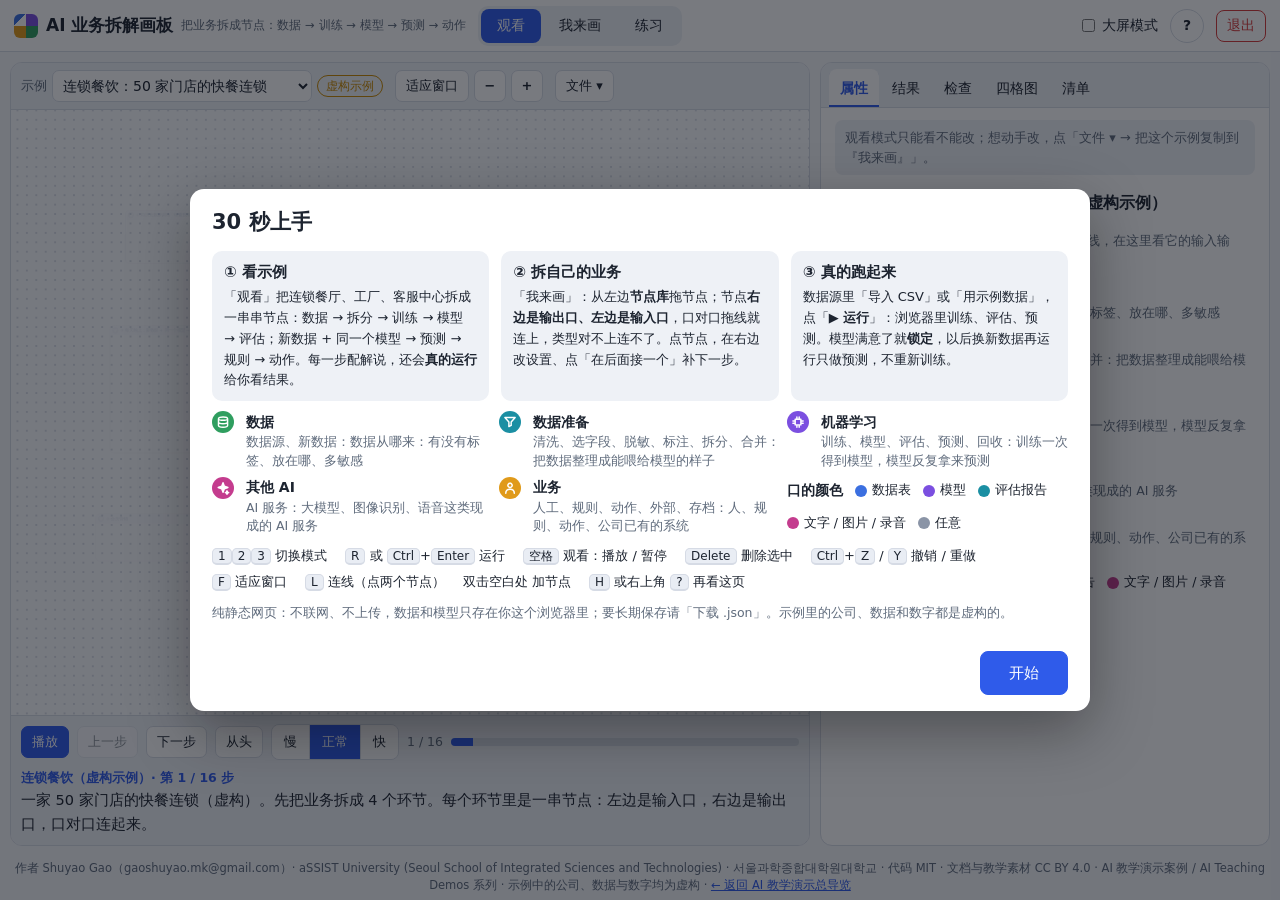
<file: index.html>
<!doctype html>
<html lang="zh-CN">
<head>
<meta charset="utf-8">
<meta name="viewport" content="width=device-width, initial-scale=1">
<title>AI 业务拆解画板</title>
<!-- 仓库根目录的入口：GitHub Pages 和解压后双击本文件（file://）都会跳到 play/index.html。 -->
<meta http-equiv="refresh" content="0; url=play/index.html">
<link rel="canonical" href="play/index.html">
<style>
  body { margin: 0; padding: 24px 16px; background: #f3f5f9; color: #1d2430; font-family: "Microsoft YaHei", "PingFang SC", system-ui, sans-serif; line-height: 1.7; }
  a { color: #2f5bea; }
  @media (prefers-color-scheme: dark) { body { background: #11141b; color: #e8ecf4; } a { color: #8fb0ff; } }
</style>
</head>
<body>
<p>正在打开 AI 业务拆解画板……</p>
<p>没有自动跳转的话，点这里：<a href="play/index.html">打开 AI 业务拆解画板（play/index.html）</a></p>
</body>
</html>
</file>
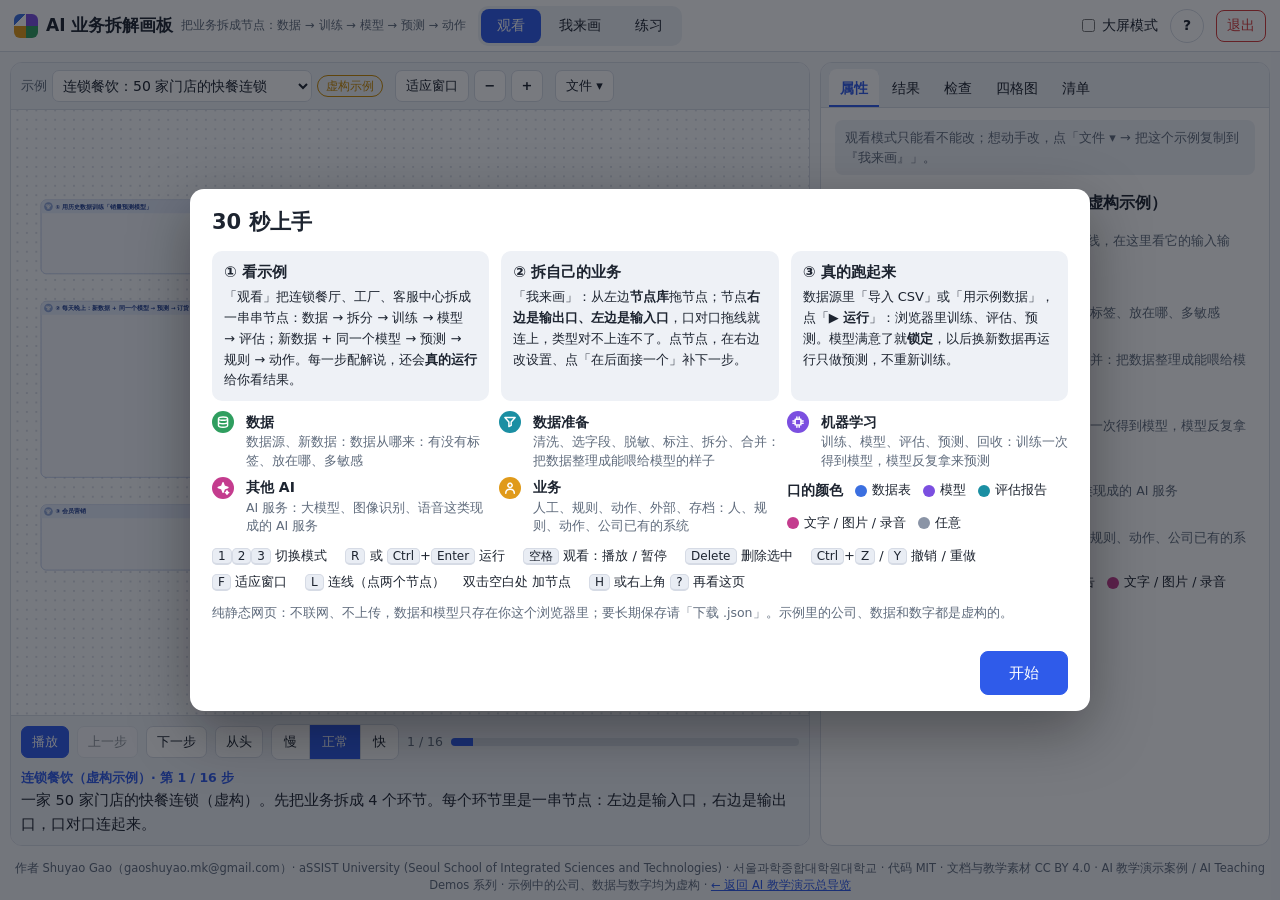
<file: play/index.html>
<!DOCTYPE html>
<html lang="zh-CN">
<head>
<meta charset="utf-8">
<meta name="viewport" content="width=device-width, initial-scale=1, viewport-fit=cover">
<meta name="color-scheme" content="light dark">
<title>AI 业务拆解画板</title>
<script>
  /* 收集所有 JS 报错（包括 <script> 加载失败），给自检用。 */
  window.__errors = [];
  window.addEventListener("error", function (e) {
    var t = e.target;
    if (t && t !== window && (t.src || t.href)) window.__errors.push("load failed: " + (t.src || t.href));
    else window.__errors.push(String(e.message || e.error || e));
  }, true);
  window.addEventListener("unhandledrejection", function (e) { window.__errors.push("promise: " + e.reason); });
</script>
<link rel="stylesheet" href="css/app.css">
<link rel="stylesheet" href="css/mobile.css">
</head>
<body class="m-draw">

<!-- ===================== 顶栏 ===================== -->
<header id="topbar">
  <div class="brand"><span class="logo" aria-hidden="true"></span><span id="app-name">AI 业务拆解画板</span><small id="app-tagline">把业务拆成节点：数据 → 训练 → 模型 → 预测 → 动作</small></div>
  <nav id="modes" role="tablist" aria-label="模式">
    <button data-mode="watch" role="tab" title="示例业务一步步拆开、真的运行，每步配一句解说（快捷键 1）">观看</button>
    <button data-mode="draw" role="tab" title="自己画：从左边拖节点、口对口连线、导入数据运行（快捷键 2）">我来画</button>
    <button data-mode="practice" role="tab" title="按任务清单练习，做完自动打勾（快捷键 3）">练习</button>
  </nav>
  <span class="spacer"></span>
  <label class="switch" title="把画布放大、右栏变窄，适合投影（快捷键 B）"><input type="checkbox" id="bigscreen"> 大屏模式</label>
  <button id="help-btn" class="icon" title="操作说明（H）" aria-label="操作说明">?</button>
  <button id="exit-btn" class="exit" title="停止所有动画并关闭页面">退出</button>
  <button id="menu-btn" type="button" aria-label="菜单" aria-expanded="false" aria-controls="menu">☰</button>
  <div id="menu" role="menu" hidden>
    <button role="menuitem" type="button" data-panel="run">运行结果</button>
    <button role="menuitem" type="button" data-panel="check">检查</button>
    <button role="menuitem" type="button" data-panel="quad">四格图</button>
    <button role="menuitem" type="button" data-panel="list">Markdown 清单</button>
    <button role="menuitem" type="button" data-panel="tasks" class="only-practice">练习任务</button>
    <div class="sep"></div>
    <button role="menuitem" type="button" data-cmd="new" class="only-draw">新建空白蓝图</button>
    <button role="menuitem" type="button" data-cmd="open" class="not-watch">打开 .json</button>
    <button role="menuitem" type="button" data-cmd="save-json" class="not-watch">下载 .json</button>
    <button role="menuitem" type="button" data-cmd="png">导出 PNG</button>
    <button role="menuitem" type="button" data-cmd="md">导出 Markdown 清单</button>
    <button role="menuitem" type="button" data-cmd="copy-sample" class="only-watch">把这个示例复制到「我来画」</button>
    <button role="menuitem" type="button" data-cmd="fit">适应窗口</button>
    <div class="sep"></div>
    <button role="menuitem" type="button" data-cmd="help">操作说明</button>
    <button role="menuitem" type="button" data-cmd="exit">退出</button>
  </div>
</header>

<!-- ===================== 主区 ===================== -->
<main id="layout">
  <section id="leftcol">
    <div id="toolbar">
      <span class="grp" id="grp-doc">
        <select id="doc-select" aria-label="选择蓝图" title="存在这个浏览器里的蓝图"></select>
        <button class="mini" id="btn-new" title="新建空白蓝图">新建</button>
        <button class="mini" id="btn-del-doc" title="删除这份蓝图（可先下载 .json 备份）">删除蓝图</button>
      </span>
      <span class="grp" id="grp-sample">
        <label for="sample-select">示例</label>
        <select id="sample-select" aria-label="示例业务"></select>
        <span class="fict">虚构示例</span>
      </span>
      <span class="grp" id="grp-run">
        <button class="mini primary" id="btn-run" data-cmd="run" title="按连线顺序真的算一遍：读数据、训练、评估、预测（快捷键 R）">▶ 运行</button>
      </span>
      <span class="grp" id="grp-edit">
        <button class="mini" id="btn-connect" title="连线：先点起点节点，再点终点节点，自动挑口（电脑上直接从右边的输出口拖到左边的输入口更快）">连线</button>
        <button class="mini" id="btn-undo" title="撤销（Ctrl+Z）">撤销</button>
        <button class="mini" id="btn-redo" title="重做（Ctrl+Y）">重做</button>
        <button class="mini" id="btn-del" title="删除选中的节点或连线（Delete）">删除</button>
      </span>
      <span class="grp" id="grp-view">
        <button class="mini" id="btn-fit" title="适应窗口（F）">适应窗口</button>
        <button class="mini sq" id="btn-zoom-out" title="缩小" aria-label="缩小">−</button>
        <button class="mini sq" id="btn-zoom-in" title="放大" aria-label="放大">+</button>
        <label class="switch sm" title="拖动时吸附网格并对齐别的节点"><input type="checkbox" id="ck-snap" checked> 吸附</label>
      </span>
      <span class="grp dd" id="grp-file">
        <button class="mini" id="btn-file" aria-haspopup="true">文件 ▾</button>
        <span class="ddmenu" role="menu">
          <button type="button" data-cmd="open" class="not-watch">打开 .json</button>
          <button type="button" data-cmd="save-json" class="not-watch">下载 .json</button>
          <div class="sep not-watch"></div>
          <button type="button" data-cmd="png">导出 PNG</button>
          <button type="button" data-cmd="md">导出 Markdown 清单</button>
          <div class="sep only-watch"></div>
          <button type="button" data-cmd="copy-sample" class="only-watch">把这个示例复制到「我来画」</button>
        </span>
      </span>
    </div>

    <div id="work">
      <aside id="palette" aria-label="节点库">
        <div class="palhead"><b>节点库</b><span class="hint">点一下或拖到画布上</span><button type="button" id="pal-close" aria-label="关闭节点库">返回画布</button></div>
        <div id="palette-list"></div>
      </aside>
      <div id="stage-wrap">
        <svg id="canvas" tabindex="0" aria-label="业务节点图画布"><g id="world"></g></svg>
        <div id="zoom-badge">100%</div>
        <div id="connect-hint" hidden></div>
        <div class="empty-hint"><b>从左边的节点库拖一个「数据源」进来</b><span>右边的圆点是输出口，左边的是输入口：从输出口拖到输入口就连上了。拖到空白处松手，会问你接一个什么节点。</span></div>
      </div>
    </div>

    <div id="dock">
      <div class="dockpane" id="dock-watch">
        <div class="playctl">
          <button class="mini primary" id="pl-play">播放</button>
          <button class="mini" id="pl-prev">上一步</button>
          <button class="mini" id="pl-next">下一步</button>
          <button class="mini" id="pl-restart">从头</button>
          <span class="seg" id="pl-speed" role="group" aria-label="速度">
            <button data-speed="slow">慢</button><button data-speed="normal" class="on">正常</button><button data-speed="fast">快</button>
          </span>
          <span id="pl-count" class="hint">0 / 0</span>
          <span class="prog"><span id="pl-bar"></span></span>
        </div>
        <div id="watch-say" aria-live="polite"></div>
      </div>
      <div class="dockpane" id="dock-draw">
        <p class="howto"><b>怎么画：</b>从左边拖节点到画布（拖到线上 = 插进中间）；从节点右边的输出口拖到下一个节点左边的输入口 = 连线，拖到空白处 = 选一个节点接上；点节点在右边改设置、「在后面接一个」；数据源里导入 CSV，点「▶ 运行」真的训练和预测。</p>
      </div>
    </div>
  </section>

  <section id="rightcol">
    <div id="ptabs" role="tablist">
      <button data-tab="tasks" class="only-practice">任务 <span id="task-badge"></span></button>
      <button data-tab="props">属性</button>
      <button data-tab="run">结果 <span id="run-badge"></span></button>
      <button data-tab="check">检查 <span id="risk-badge"></span></button>
      <button data-tab="quad">四格图</button>
      <button data-tab="list">清单</button>
    </div>
    <div id="panel-body"></div>
    <button id="panel-close" type="button">返回画布</button>
  </section>
</main>

<!-- 拖线到空白处 / 双击空白处：接一个什么节点 -->
<div id="quick" role="dialog" aria-label="加一个节点" hidden></div>

<!-- 手机底部大按钮 -->
<div id="mob-bar">
  <button class="mbtn primary" id="mb-add" type="button"><b>＋</b><span>加节点</span></button>
  <button class="mbtn" id="mb-connect" type="button"><b>↗</b><span>连线</span></button>
  <button class="mbtn" id="mb-run" type="button"><b>▶</b><span>运行</span></button>
  <button class="mbtn" id="mb-props" type="button"><b>✎</b><span>属性</span></button>
  <button class="mbtn" id="mb-del" type="button"><b>✕</b><span>删除</span></button>
  <button class="mbtn" id="mb-undo" type="button"><b>↶</b><span>撤销</span></button>
</div>

<footer id="foot"></footer>

<!-- 操作说明 -->
<div id="help" class="modal" hidden>
  <div class="modal-box" role="dialog" aria-labelledby="help-title">
    <div class="help-body">
      <h2 id="help-title">30 秒上手</h2>
      <div class="help-cards">
        <div class="hc"><h3>① 看示例</h3><p>「观看」把连锁餐厅、工厂、客服中心拆成一串串节点：数据 → 拆分 → 训练 → 模型 → 评估；新数据 + 同一个模型 → 预测 → 规则 → 动作。每一步配解说，还会<b>真的运行</b>给你看结果。</p></div>
        <div class="hc"><h3>② 拆自己的业务</h3><p>「我来画」：从左边<b>节点库</b>拖节点；节点<b>右边是输出口、左边是输入口</b>，口对口拖线就连上，类型对不上连不了。点节点，在右边改设置、点「在后面接一个」补下一步。</p></div>
        <div class="hc"><h3>③ 真的跑起来</h3><p>数据源里「导入 CSV」或「用示例数据」，点「<b>▶ 运行</b>」：浏览器里训练、评估、预测。模型满意了就<b>锁定</b>，以后换新数据再运行只做预测，不重新训练。</p></div>
      </div>
      <div class="legend" id="help-legend"></div>
      <div class="keys-list help-kbd">
        <span><kbd>1</kbd><kbd>2</kbd><kbd>3</kbd> 切换模式</span><span><kbd>R</kbd> 或 <kbd>Ctrl</kbd>+<kbd>Enter</kbd> 运行</span><span><kbd>空格</kbd> 观看：播放 / 暂停</span>
        <span><kbd>Delete</kbd> 删除选中</span><span><kbd>Ctrl</kbd>+<kbd>Z</kbd> / <kbd>Y</kbd> 撤销 / 重做</span><span><kbd>F</kbd> 适应窗口</span>
        <span><kbd>L</kbd> 连线（点两个节点）</span><span>双击空白处 加节点</span><span><kbd>H</kbd> 或右上角 <kbd>?</kbd> 再看这页</span>
      </div>
      <p class="help-touch-text"><b>触屏：</b>底部「加节点」打开节点库；按住输出口拖到下一个节点就连上（拖不准就点「连线」再先后点两个节点）；单指拖空白处平移，双指缩放；右上角 ☰ 里有结果、检查、四格图、清单和文件操作。</p>
      <p class="help-foot">纯静态网页：不联网、不上传，数据和模型只存在你这个浏览器里；要长期保存请「下载 .json」。示例里的公司、数据和数字都是虚构的。</p>
    </div>
    <div class="help-actions"><button id="help-close" class="primary big-btn">开始</button></div>
  </div>
</div>

<div id="rotate-hint" role="status" hidden><div><b>竖屏体验更佳</b><p>把手机竖过来：上面是画布，下面是大按钮。</p><button id="rot-ok" type="button">仍然横屏继续</button></div></div>
<div id="exited" hidden><div><b>已停止</b><p>所有动画都停了，可以直接关闭这个标签页。</p><button type="button" onclick="location.reload()">重新打开</button></div></div>
<div id="toast" role="status"></div>
<input type="file" id="file-open" accept=".json,application/json" hidden>
<input type="file" id="file-any" hidden>

<script src="js/credits.js"></script>
<script src="js/config.js"></script>
<script src="js/model.js"></script>
<script src="js/ml.js"></script>
<script src="js/datasets.js"></script>
<script src="js/engine.js"></script>
<script src="js/analysis.js"></script>
<script src="js/render.js"></script>
<script src="js/samples.js"></script>
<script src="js/store.js"></script>
<script src="js/canvas.js"></script>
<script src="js/panels.js"></script>
<script src="js/watch.js"></script>
<script src="js/practice.js"></script>
<script src="js/selftest.js"></script>
<script src="js/app.js"></script>
</body>
</html>
</file>
<file: play/css/app.css>
/* ============================================================================
   AI 业务拆解画板：电脑端两栏布局（左：工具条 + 画布 + 操作区；右：任务 / 属性 / 统计 / 四格图 / 清单）。
   深色模式跟随系统（prefers-color-scheme）。手机竖屏样式在 mobile.css。
   ============================================================================ */
:root {
  --bg: #f3f5f9; --panel: #ffffff; --panel2: #eef1f6; --line: #d6dbe5; --ink: #1d2430; --muted: #5f6b7c;
  --accent: #2f5bea; --accent-ink: #ffffff; --accent2: #ffb020; --danger: #d63b3b; --ok: #2f9e5f; --warn: #c98a00;
  --stage: #fbfcfe; --dot: #d9dee8; --kbd: #e9edf4;
  --c-stage: #3b6fe0; --c-human: #e09a1a; --c-ai: #7b4fe0; --c-data: #2f9e5f; --c-ext: #7a8494;
  --q-now: #2f9e5f; --q-plan: #3b6fe0; --q-easy: #8a94a6; --q-skip: #d63b3b;
  --top-h: 52px;
}
@media (prefers-color-scheme: dark) {
  :root {
    --bg: #0f1218; --panel: #171b24; --panel2: #1e2330; --line: #2c3341; --ink: #e8ecf4; --muted: #a3adbf;
    --accent: #5b86ff; --accent-ink: #ffffff; --accent2: #ffc24d; --danger: #ff6b6b; --ok: #3cb371; --warn: #ffc61a;
    --stage: #141821; --dot: #262c39; --kbd: #262c39;
    --c-stage: #6a93ff; --c-human: #e8a83a; --c-ai: #a07cff; --c-data: #45c27b; --c-ext: #8d97a8;
    --q-now: #3cb371; --q-plan: #5b86ff; --q-easy: #7d879a; --q-skip: #ff5b5b;
  }
}
* { box-sizing: border-box; }
html, body { height: 100%; margin: 0; }
body { background: var(--bg); color: var(--ink); font: 14px/1.5 "Microsoft YaHei", "PingFang SC", "Noto Sans CJK SC", "Hiragino Sans GB", system-ui, sans-serif;
  display: flex; flex-direction: column; overflow: hidden; }
button, select, input, textarea { font: inherit; color: inherit; }
button { cursor: pointer; border: 1px solid var(--line); background: var(--panel); border-radius: 8px; padding: 4px 10px; min-height: 32px; }
button:hover:not(:disabled) { border-color: var(--accent); }
button:disabled { opacity: .45; cursor: default; }
button.primary { background: var(--accent); color: var(--accent-ink); border-color: var(--accent); }
button.on { background: var(--accent); color: var(--accent-ink); border-color: var(--accent); }
button.mini { padding: 3px 10px; font-size: 13px; border-radius: 7px; white-space: nowrap; }
button.sq { width: 32px; padding: 0; font-weight: bold; }
button.danger-o { color: var(--danger); border-color: var(--danger); }
select { border: 1px solid var(--line); background: var(--panel); border-radius: 7px; padding: 4px 6px; min-height: 32px; max-width: 100%; }
textarea, input[type=text] { border: 1px solid var(--line); background: var(--panel); border-radius: 8px; padding: 6px 8px; width: 100%; }
textarea { resize: vertical; min-height: 54px; }
input:focus, textarea:focus, select:focus { outline: 2px solid var(--accent); outline-offset: -1px; }
a { color: var(--accent); }
.spacer { flex: 1; }
.hint { color: var(--muted); font-size: 12.5px; }
.pad { padding: 14px; }
kbd { background: var(--kbd); border: 1px solid var(--line); border-bottom-width: 2px; border-radius: 5px; padding: 0 5px; font-size: 12px; font-family: inherit; }
.ticon { flex: none; vertical-align: middle; }

/* ---------------- 顶栏 ---------------- */
#topbar { height: var(--top-h); flex: none; display: flex; align-items: center; gap: 12px; padding: 0 14px; background: var(--panel); border-bottom: 1px solid var(--line); position: relative; z-index: 40; }
.brand { display: flex; align-items: center; gap: 8px; white-space: nowrap; min-width: 0; }
.brand .logo { width: 24px; height: 24px; border-radius: 6px; flex: none; background:
  linear-gradient(135deg, var(--c-stage) 0 50%, transparent 50%) 0 0/12px 12px no-repeat, linear-gradient(var(--c-ai), var(--c-ai)) 12px 0/12px 12px no-repeat,
  linear-gradient(var(--c-human), var(--c-human)) 0 12px/12px 12px no-repeat, linear-gradient(var(--c-data), var(--c-data)) 12px 12px/12px 12px no-repeat; }
.brand #app-name { font-weight: bold; font-size: 17px; }
.brand small { color: var(--muted); overflow: hidden; text-overflow: ellipsis; }
#modes { display: flex; gap: 2px; padding: 3px; background: var(--panel2); border-radius: 10px; flex: none; }
#modes button { border: none; background: transparent; padding: 5px 16px; border-radius: 8px; min-height: 34px; }
#modes button.on { background: var(--accent); color: var(--accent-ink); }
.switch { display: inline-flex; align-items: center; gap: 4px; white-space: nowrap; cursor: pointer; }
.switch.sm { font-size: 13px; color: var(--muted); }
#help-btn.icon { width: 34px; height: 34px; padding: 0; border-radius: 50%; font-weight: bold; }
#exit-btn.exit { border-color: var(--danger); color: var(--danger); }
#menu-btn, #menu, #mob-bar, #panel-close, #rotate-hint, .help-touch-text { display: none; }

/* 按模式显示 / 隐藏 */
body.m-watch .not-watch, body:not(.m-watch) .only-watch, body:not(.m-practice) .only-practice, body:not(.m-draw) .only-draw { display: none !important; }
body.m-watch #grp-doc, body.m-watch #grp-edit, body.m-watch #grp-run, body.m-watch #ck-snap, body.m-watch .switch.sm { display: none !important; }
body:not(.m-watch) #grp-sample { display: none; }
body.m-practice #grp-doc { display: none; }

/* ---------------- 主区 ---------------- */
#layout { flex: 1; min-height: 0; display: grid; grid-template-columns: minmax(0, 64fr) minmax(320px, 36fr); gap: 10px; padding: 10px; }
body.bigscreen #layout { grid-template-columns: minmax(0, 78fr) minmax(300px, 22fr); }
#leftcol, #rightcol { min-width: 0; min-height: 0; display: flex; flex-direction: column; background: var(--panel); border: 1px solid var(--line); border-radius: 12px; overflow: hidden; }

#toolbar { display: flex; flex-wrap: wrap; align-items: center; gap: 6px 12px; padding: 7px 10px; border-bottom: 1px solid var(--line); background: var(--panel2); }
#toolbar .grp { display: inline-flex; align-items: center; gap: 5px; flex-wrap: wrap; }
#toolbar label { color: var(--muted); font-size: 13px; }
#doc-select { max-width: 190px; }
#sample-select { max-width: 260px; }
.fict { font-size: 12px; color: var(--warn); border: 1px solid var(--warn); border-radius: 999px; padding: 1px 8px; white-space: nowrap; }
.addbtn { display: inline-flex; align-items: center; gap: 4px; padding-left: 6px; touch-action: none; user-select: none; -webkit-user-select: none; }
.drag-ghost { position: fixed; z-index: 100; pointer-events: none; transform: translate(-50%, -50%); background: var(--panel); border: 2px solid var(--accent); border-radius: 10px; padding: 6px 10px; display: flex; gap: 6px; align-items: center; box-shadow: 0 8px 24px rgba(0,0,0,.25); font-weight: bold; }
.dd { position: relative; }
.dd .ddmenu { display: none; position: absolute; right: 0; top: 100%; z-index: 30; min-width: 230px; background: var(--panel); border: 1px solid var(--line); border-radius: 10px; padding: 4px; box-shadow: 0 8px 24px rgba(0,0,0,.18); }
.dd.open .ddmenu { display: block; }
.ddmenu button { display: flex; align-items: center; gap: 8px; width: 100%; text-align: left; border: none; background: transparent; padding: 8px 10px; border-radius: 7px; min-height: 40px; }
.ddmenu button:hover { background: var(--panel2); }
.ddmenu .sep, #menu .sep { height: 1px; background: var(--line); margin: 4px 0; }

#stage-wrap { flex: 1; min-height: 0; position: relative; overflow: hidden; background-color: var(--stage);
  background-image: radial-gradient(var(--dot) 1.2px, transparent 1.2px); background-size: 24px 24px; touch-action: none; user-select: none; -webkit-user-select: none; }
#canvas { width: 100%; height: 100%; display: block; outline: none; touch-action: none; }
#stage-wrap.panning #canvas { cursor: grabbing; }
#canvas .nd { cursor: pointer; }
body.m-draw #canvas .nd, body.m-practice #canvas .nd { cursor: grab; }
#canvas .hdl { cursor: crosshair; }
#canvas .tog { cursor: pointer; }
#canvas line { pointer-events: none; }
#canvas .ed { cursor: pointer; }
#canvas .nd:hover .box { filter: brightness(1.04); }
#canvas .nd.cfrom .box { stroke-width: 4; stroke-dasharray: 6 3; }
@keyframes pop { from { opacity: 0; transform: scale(.7); } to { opacity: 1; transform: scale(1); } }
#canvas .nd.pop { animation: pop .35s ease-out; transform-box: fill-box; transform-origin: center; }
@keyframes fadein { from { opacity: 0; } to { opacity: 1; } }
#canvas .ed.pop { animation: fadein .5s ease-out; }
@keyframes flash { 0%, 100% { opacity: 1; } 25%, 75% { opacity: .25; } }
#canvas .nd.flash { animation: flash .6s ease-in-out 3; }
#zoom-badge { position: absolute; right: 10px; bottom: 8px; font-size: 12px; color: var(--muted); background: var(--panel); border: 1px solid var(--line); border-radius: 6px; padding: 1px 7px; pointer-events: none; }
#connect-hint { position: absolute; left: 50%; top: 10px; transform: translateX(-50%); background: var(--accent2); color: #1d2430; font-weight: bold; border-radius: 999px; padding: 5px 14px; box-shadow: 0 4px 14px rgba(0,0,0,.2); pointer-events: none; white-space: nowrap; }
#connect-hint[hidden] { display: none; }
.empty-hint { display: none; position: absolute; left: 50%; top: 45%; transform: translate(-50%, -50%); width: min(440px, 86%); text-align: center; color: var(--muted); line-height: 1.8; pointer-events: none; }
.empty-hint b { display: block; color: var(--ink); font-size: 15px; margin-bottom: 4px; }
#stage-wrap.empty .empty-hint { display: block; }
#watch-caption { display: none; position: absolute; left: 10px; right: 10px; bottom: 10px; background: var(--panel); border: 1px solid var(--line); border-left: 4px solid var(--accent); border-radius: 8px; padding: 8px 12px; box-shadow: 0 4px 16px rgba(0,0,0,.12); }
#watch-caption b { display: block; margin-bottom: 2px; }
body.m-watch #watch-caption:not(:empty) { display: block; }

/* ---------------- 操作区 ---------------- */
#dock { flex: none; border-top: 1px solid var(--line); background: var(--panel2); padding: 8px 10px; }
.dockpane { display: none; }
body.m-watch #dock-watch, body.m-draw #dock-draw, body.m-practice #dock-draw { display: block; }
.playctl { display: flex; align-items: center; gap: 8px; flex-wrap: wrap; }
.seg, .segbtn { display: inline-flex; border: 1px solid var(--line); border-radius: 8px; overflow: hidden; flex-wrap: wrap; }
.seg button, .segbtn button { border: none; border-radius: 0; background: var(--panel); padding: 3px 12px; font-size: 13px; min-height: 34px; }
.seg button + button, .segbtn button + button { border-left: 1px solid var(--line); }
.seg button.on, .segbtn button.on { background: var(--accent); color: var(--accent-ink); }
.segbtn.level button.on[data-v=secret], .segbtn.level button.on[data-v=sensitive] { background: var(--danger); }
.segbtn.loc button.on[data-v=public] { background: #e0761a; }
.segbtn.loc button.on[data-v=local] { background: var(--ok); }
.prog { flex: 1; min-width: 80px; height: 8px; background: var(--line); border-radius: 4px; overflow: hidden; }
#pl-bar { display: block; height: 100%; width: 0; background: var(--accent); transition: width .25s; }
.howto { margin: 0; font-size: 12.5px; color: var(--muted); line-height: 1.6; }

/* ---------------- 右栏 ---------------- */
#ptabs { display: flex; gap: 2px; padding: 6px 8px 0; border-bottom: 1px solid var(--line); background: var(--panel2); flex: none; overflow-x: auto; }
#ptabs button { border: none; border-radius: 8px 8px 0 0; background: transparent; padding: 6px 11px; min-height: 38px; white-space: nowrap; }
#ptabs button.on { background: var(--panel); color: var(--accent); font-weight: bold; box-shadow: 0 -2px 0 var(--accent) inset; }
.badge { display: inline-block; min-width: 18px; border-radius: 9px; padding: 0 5px; font-size: 11px; line-height: 18px; text-align: center; color: #fff; background: var(--muted); }
.badge.red { background: var(--danger); }
.badge.ok { background: var(--ok); }
#panel-body { flex: 1; min-height: 0; overflow: auto; padding: 12px 14px 20px; }

.props .ptype { display: flex; align-items: center; gap: 8px; flex-wrap: wrap; margin-bottom: 10px; }
.props .ptype b { font-size: 16px; }
.props .ptype .hint { flex-basis: 100%; }
.props .note { background: var(--panel2); border-radius: 8px; padding: 8px 10px; font-size: 13px; color: var(--muted); margin: 0 0 10px; }
.field { margin: 0 0 12px; }
.field > label { display: block; }
.flabel { display: block; font-weight: bold; font-size: 13px; margin-bottom: 4px; }
.fhelp { margin: 4px 0 0; font-size: 12px; color: var(--muted); line-height: 1.55; }
.field select { width: 100%; }
.aiinfo { background: var(--panel2); border-radius: 8px; padding: 6px 10px; margin-top: 6px; font-size: 13px; }
.aiinfo p { margin: 3px 0; }
.quadline { background: var(--panel2); border-radius: 8px; padding: 6px 10px; font-size: 13px; }
.quadline.q-now b { color: var(--q-now); } .quadline.q-plan b { color: var(--q-plan); } .quadline.q-easy b { color: var(--q-easy); } .quadline.q-skip b { color: var(--q-skip); }
.riskline { border-radius: 8px; padding: 6px 10px; font-size: 13px; margin: 0 0 10px; }
.riskline.red { background: rgba(224, 44, 44, .12); color: var(--danger); border-left: 4px solid var(--danger); }
.riskline.yellow { background: rgba(224, 168, 0, .14); color: var(--warn); border-left: 4px solid var(--warn); }
.row { display: flex; gap: 8px; flex-wrap: wrap; margin: 8px 0; }
.check { display: inline-flex; align-items: center; gap: 6px; font-weight: bold; cursor: pointer; min-height: 32px; }
.check input { width: 18px; height: 18px; }
.elist { list-style: none; padding: 0; margin: 0; }
.elist li { margin: 2px 0; }
.linkbtn { border: none; background: transparent; color: var(--accent); padding: 2px 0; min-height: 28px; text-align: left; }
.linkbtn:hover { text-decoration: underline; }
.eends { font-size: 15px; font-weight: bold; }
.legend { display: grid; gap: 6px; margin: 10px 0; }
.legend .lg { display: grid; grid-template-columns: 26px auto; column-gap: 8px; align-items: center; }
.legend .lg .hint { grid-column: 2; }

/* ---------------- 页脚、提示、说明 ---------------- */
#foot { flex: none; padding: 4px 14px 6px; font-size: 11.5px; color: var(--muted); text-align: center; line-height: 1.5; }
#toast { position: fixed; left: 50%; bottom: 60px; transform: translateX(-50%) translateY(20px); background: #222a38; color: #fff; padding: 8px 16px; border-radius: 10px; opacity: 0; pointer-events: none; transition: all .2s; z-index: 200; max-width: 90vw; text-align: center; }
#toast.on { opacity: 1; transform: translateX(-50%) translateY(0); }
.modal { position: fixed; inset: 0; z-index: 150; background: rgba(10, 14, 22, .55); display: flex; align-items: center; justify-content: center; padding: 16px; }
.modal[hidden] { display: none; }
.modal-box { background: var(--panel); border-radius: 14px; max-width: 900px; width: 100%; max-height: 92vh; display: flex; flex-direction: column; box-shadow: 0 20px 60px rgba(0,0,0,.35); }
.help-body { overflow: auto; padding: 18px 22px 6px; }
.help-body h2 { margin: 0 0 12px; }
.help-cards { display: grid; grid-template-columns: repeat(3, minmax(0, 1fr)); gap: 12px; }
.hc { background: var(--panel2); border-radius: 10px; padding: 10px 12px; }
.hc h3 { margin: 0 0 4px; font-size: 15px; }
.hc p { margin: 0; font-size: 13px; line-height: 1.6; }
#help-legend { grid-template-columns: repeat(auto-fit, minmax(240px, 1fr)); }
.keys-list { display: flex; flex-wrap: wrap; gap: 6px 18px; font-size: 13px; margin: 10px 0; }
.help-foot { font-size: 12.5px; color: var(--muted); }
.help-actions { padding: 10px 22px 16px; text-align: right; }
.big-btn { min-height: 44px; padding: 8px 28px; font-size: 15px; }
#exited, #rotate-hint { position: fixed; inset: 0; z-index: 300; background: var(--bg); align-items: center; justify-content: center; text-align: center; padding: 20px; }
#exited:not([hidden]) { display: flex; }
#exited b, #rotate-hint b { font-size: 20px; color: var(--accent); }
#exited button, #rotate-hint button { min-height: 44px; padding: 8px 18px; }

/* ---------------- 统计 / 四格图 / 清单 ---------------- */
.tiles { display: grid; grid-template-columns: repeat(3, minmax(0, 1fr)); gap: 8px; margin-bottom: 12px; }
.tile { background: var(--panel2); border-radius: 10px; padding: 8px 10px; display: flex; flex-direction: column; }
.tile b { font-size: 22px; line-height: 1.2; }
.tile span { font-size: 12px; color: var(--muted); }
.tile.bad { box-shadow: inset 4px 0 0 var(--danger); } .tile.bad b { color: var(--danger); }
.tile.warn { box-shadow: inset 4px 0 0 var(--warn); }
.tile.good { box-shadow: inset 4px 0 0 var(--ok); }
.sec { margin: 0 0 16px; }
.sec h4 { margin: 0 0 6px; font-size: 14px; }
.sec h4 small { font-weight: normal; color: var(--muted); }
.rowbtn { display: flex; width: 100%; gap: 8px; align-items: flex-start; text-align: left; border: none; border-radius: 8px; background: transparent; padding: 6px 8px; min-height: 40px; }
.rowbtn:hover { background: var(--panel2); }
.rowbtn small { color: var(--muted); }
.rowbtn.risk { border-left: 4px solid; margin-bottom: 4px; background: var(--panel2); }
.rowbtn.risk.red { border-color: var(--danger); } .rowbtn.risk.yellow { border-color: var(--warn); }
.rk { flex: none; width: 22px; height: 22px; border-radius: 50%; color: #fff; font-size: 12px; font-weight: bold; display: inline-flex; align-items: center; justify-content: center; }
.rk.red { background: var(--danger); } .rk.yellow { background: var(--warn); color: #1d2430; }
.rowbtn.stage { justify-content: space-between; align-items: center; border-bottom: 1px solid var(--line); border-radius: 0; }
.rowbtn.stage .sname { flex: none; max-width: 45%; font-weight: bold; color: var(--muted); }
.rowbtn.stage.yes .sname { color: var(--ink); }
.chips { display: flex; flex-wrap: wrap; gap: 4px; justify-content: flex-end; }
.chip { font-size: 11.5px; border-radius: 999px; padding: 1px 8px; background: color-mix(in srgb, var(--c-ai) 14%, transparent); color: var(--ink); border: 1px solid color-mix(in srgb, var(--c-ai) 45%, transparent); }
.bars { display: grid; gap: 3px; }
.bar { display: grid; grid-template-columns: 112px 1fr 26px; gap: 8px; align-items: center; font-size: 12.5px; }
.bar .bl { white-space: nowrap; overflow: hidden; text-overflow: ellipsis; }
.bar .bt { height: 12px; background: var(--panel2); border-radius: 0 4px 4px 0; }
.bar .bt i { display: block; height: 100%; background: var(--c-ai); border-radius: 0 4px 4px 0; min-width: 0; }
.bar .bt i.muted { background: var(--muted); }
.bar .bv { text-align: right; font-variant-numeric: tabular-nums; }
.bar.zero { color: var(--muted); }
.locs { display: flex; gap: 8px; flex-wrap: wrap; }
.locs span { background: var(--panel2); border-radius: 8px; padding: 4px 10px; border-left: 4px solid; }
.locs .loc-local { border-color: var(--ok); } .locs .loc-private { border-color: var(--c-stage); } .locs .loc-public { border-color: #e0761a; }
.dtable { border-collapse: collapse; width: 100%; font-size: 13px; }
.dtable th, .dtable td { border: 1px solid var(--line); padding: 5px 6px; text-align: center; }
.dtable th { background: var(--panel2); font-weight: normal; color: var(--muted); }
.dtable td.has { font-weight: bold; }
.dtable td.bad { background: rgba(224, 44, 44, .16); color: var(--danger); font-weight: bold; }
.dtable td.warn { background: rgba(224, 168, 0, .18); font-weight: bold; }
.quadwrap { max-width: 460px; margin: 0 auto 10px; }
.quadsvg { width: 100%; height: auto; display: block; }
.qpt { cursor: pointer; outline: none; }
.qpt:hover circle:nth-of-type(2), .qpt:focus circle:nth-of-type(2) { stroke: var(--accent2); stroke-width: 3; }
.qlist .qdot { display: inline-block; width: 10px; height: 10px; border-radius: 50%; margin-right: 6px; }
.q-now .qdot, .q-now .num { background: var(--q-now); } .q-plan .qdot, .q-plan .num { background: var(--q-plan); }
.q-easy .qdot, .q-easy .num { background: var(--q-easy); } .q-skip .qdot, .q-skip .num { background: var(--q-skip); }
.qlist .num { flex: none; width: 20px; height: 20px; border-radius: 50%; color: #fff; font-size: 11px; font-weight: bold; display: inline-flex; align-items: center; justify-content: center; }
.mdview { width: 100%; min-height: 360px; font: 12px/1.55 Consolas, "Courier New", monospace; white-space: pre; overflow: auto; }

/* ---------------- 观看 / 练习 ---------------- */
#watch-say { margin-top: 8px; font-size: 14.5px; line-height: 1.65; min-height: 3.3em; }
#watch-say b { display: block; font-size: 12.5px; color: var(--accent); }
.brief { background: var(--panel2); border-radius: 10px; padding: 10px 12px; margin-bottom: 10px; line-height: 1.65; }
.tprog { margin: 6px 0; }
.tprog b { font-size: 18px; color: var(--accent); }
ol.tasks { padding-left: 0; list-style: none; counter-reset: t; margin: 6px 0 12px; }
ol.tasks li { counter-increment: t; position: relative; padding: 8px 10px 8px 40px; border-radius: 8px; margin-bottom: 4px; line-height: 1.5; }
ol.tasks li::before { content: counter(t); position: absolute; left: 8px; top: 8px; width: 22px; height: 22px; border-radius: 50%; border: 2px solid var(--line); text-align: center; line-height: 18px; font-size: 12px; color: var(--muted); }
ol.tasks li.cur { background: color-mix(in srgb, var(--accent) 10%, transparent); font-weight: bold; }
ol.tasks li.cur::before { border-color: var(--accent); color: var(--accent); }
ol.tasks li.done { color: var(--muted); text-decoration: line-through; }
ol.tasks li.done::before { content: "✓"; background: var(--ok); border-color: var(--ok); color: #fff; }


/* ============================================================================
   节点图（第二版）：节点库、口、快速添加、运行结果
   ============================================================================ */
:root { --g-data: #2f9e5f; --g-prep: #1b8fa3; --g-ml: #7b4fe0; --g-ai: #c43c8e; --g-biz: #e09a1a; --g-frame: #8fa6d8; }
@media (prefers-color-scheme: dark) { :root { --g-data: #45c27b; --g-prep: #3cbcd2; --g-ml: #a07cff; --g-ai: #ec6cb9; --g-biz: #e8a83a; --g-frame: #4d64a3; } }

#work { flex: 1; min-height: 0; display: flex; }
#stage-wrap { min-width: 0; }
#palette { flex: none; width: 176px; border-right: 1px solid var(--line); background: var(--panel); overflow-y: auto; padding: 6px 6px 12px; display: flex; flex-direction: column; }
body.m-watch #palette { display: none; }
.palhead { display: flex; flex-direction: column; padding: 2px 4px 6px; }
.palhead .hint { font-size: 11.5px; }
#pal-close { display: none; }
#palette-list { display: flex; flex-direction: column; gap: 2px; }
.pgrp { margin: 8px 4px 2px; font-size: 12px; font-weight: bold; color: var(--muted); border-left: 3px solid; padding-left: 6px; }
.pgrp.g-data { border-color: var(--g-data); } .pgrp.g-prep { border-color: var(--g-prep); } .pgrp.g-ml { border-color: var(--g-ml); }
.pgrp.g-ai { border-color: var(--g-ai); } .pgrp.g-biz { border-color: var(--g-biz); } .pgrp.g-frame { border-color: var(--g-frame); }
.pitem { display: flex; align-items: center; gap: 7px; text-align: left; border: 1px solid transparent; background: transparent; padding: 3px 6px; min-height: 32px; font-size: 13px; border-radius: 8px;
  touch-action: none; user-select: none; -webkit-user-select: none; cursor: grab; }
.pitem:hover:not(:disabled) { background: var(--panel2); border-color: var(--line); }
.pitem span { white-space: nowrap; overflow: hidden; text-overflow: ellipsis; }

#canvas .pt { cursor: crosshair; }
#canvas .pt.dim { opacity: .28; }
#stage-wrap.linking #canvas { cursor: crosshair; }
#canvas .rsum { pointer-events: none; }
#canvas text { user-select: none; -webkit-user-select: none; }

#btn-run.stale::after { content: " ●"; color: var(--accent2); }

/* 快速添加 */
#quick { position: fixed; z-index: 120; width: 300px; max-height: min(70vh, 520px); overflow: auto; background: var(--panel); border: 1px solid var(--line); border-radius: 12px;
  box-shadow: 0 12px 34px rgba(0,0,0,.28); padding: 8px 10px 10px; }
#quick[hidden] { display: none; }
.qhead { margin: 0 0 4px; font-weight: bold; }
.qgrp { margin: 8px 0 3px; font-size: 12px; color: var(--muted); }
.kbtns { display: flex; flex-wrap: wrap; gap: 4px; }
.kbtn { display: inline-flex; align-items: center; gap: 5px; padding: 2px 9px 2px 4px; min-height: 32px; font-size: 13px; border-radius: 999px; }
.kbtn.g-data { border-color: var(--g-data); } .kbtn.g-prep { border-color: var(--g-prep); } .kbtn.g-ml { border-color: var(--g-ml); }
.kbtn.g-ai { border-color: var(--g-ai); } .kbtn.g-biz { border-color: var(--g-biz); } .kbtn.g-frame { border-color: var(--g-frame); }

/* 属性：节点类型、输入输出 */
.props .ptype.g-data b { color: var(--g-data); } .props .ptype.g-prep b { color: var(--g-prep); } .props .ptype.g-ml b { color: var(--g-ml); }
.props .ptype.g-ai b { color: var(--g-ai); } .props .ptype.g-biz b { color: var(--g-biz); }
.sec.io { background: var(--panel2); border-radius: 10px; padding: 8px 10px; }
.iohead { margin: 8px 0 3px; font-size: 12.5px; font-weight: bold; color: var(--muted); }
.pdot { display: inline-block; width: 10px; height: 10px; border-radius: 50%; margin-right: 5px; vertical-align: -1px; }
.miss { color: var(--danger); font-size: 12.5px; }
.colchips { justify-content: flex-start; margin-top: 5px; }
.colchips .chip { cursor: pointer; min-height: 26px; background: var(--panel); border-color: var(--line); }
.colchips .chip.on { background: var(--accent); color: var(--accent-ink); border-color: var(--accent); }
.chip.warnchip { border-color: var(--warn); color: var(--warn); }
.riskline small { color: var(--ink); opacity: .85; }
.riskline.info { background: var(--panel2); color: var(--muted); border-left: 4px solid var(--line); }
.modelbox { background: var(--panel2); border-radius: 10px; padding: 8px 10px; border-left: 4px solid var(--g-ml); }
.modelbox.locked { border-left-color: var(--ok); }
.modelbox p { margin: 4px 0; font-size: 13px; }
.datablk select { max-width: 180px; }
.legend .lg.ports { display: flex; flex-wrap: wrap; gap: 6px 12px; align-items: center; }
.pchip { display: inline-flex; align-items: center; gap: 5px; font-size: 12.5px; }
.pchip i { width: 12px; height: 12px; border-radius: 50%; display: inline-block; }
.rk.info { background: var(--muted); }

/* 结果 */
.runbar { display: flex; align-items: center; gap: 10px; flex-wrap: wrap; margin-bottom: 8px; }
.pad0 { margin: 0 0 6px; }
.runlist .rowbtn { align-items: center; border-bottom: 1px solid var(--line); border-radius: 0; }
.runlist .rname { flex: none; max-width: 42%; font-weight: bold; }
.runlist small { margin-left: auto; text-align: right; }
.runlist .st-error small { color: var(--danger); }
.runlist .st-idle, .runlist .st-skip { opacity: .7; }
.rhead { display: flex; align-items: center; gap: 8px; margin-bottom: 4px; }
.rhead b { font-size: 16px; }
.badge.st-ok, .badge.st-pass { background: var(--ok); }
.badge.st-error { background: var(--danger); }
.rsum { font-weight: bold; margin: 4px 0 8px; }
.dwrap { overflow: auto; max-height: 340px; border: 1px solid var(--line); border-radius: 8px; margin-bottom: 6px; }
.dwrap .hint { margin: 4px 8px; }
.dview { border-collapse: collapse; font-size: 12px; width: max-content; min-width: 100%; }
.dview th, .dview td { border-bottom: 1px solid var(--line); padding: 3px 8px; text-align: left; white-space: nowrap; }
.dview th { position: sticky; top: 0; background: var(--panel2); font-weight: bold; z-index: 1; }
.dview td.num { text-align: right; font-variant-numeric: tabular-nums; }
.dview .hi { background: color-mix(in srgb, var(--accent2) 22%, transparent); font-weight: bold; }
.bar .bt i { background: var(--g-ml); }
</file>
<file: play/css/mobile.css>
/* ============================================================================
   手机竖屏和平板（宽度 ≤ 900px）：一栏布局。
   我来画 / 练习：一屏不滚动——上面工具条、中间画布、底部一排大按钮；右栏变成全屏面板（属性 / 统计 / 四格图 / 清单）。
   观看：画布 + 播放控制 + 解说，下面接右栏，整页上下滚动。
   所有可点区域不小于 44px。
   ============================================================================ */
@media (max-width: 900px) {
  body { overflow-x: hidden; }
  button, select { min-height: 44px; }
  button.mini { min-height: 44px; padding: 4px 12px; font-size: 14px; }
  button.sq { width: 44px; }
  .seg button, .segbtn button { min-height: 44px; min-width: 48px; padding: 4px 14px; font-size: 14px; }
  input[type=text], textarea { font-size: 16px; } /* iOS 不自动放大 */

  #topbar { gap: 8px; padding: 0 8px; --top-h: 56px; height: 56px; }
  .brand small, #topbar .switch, #help-btn, #exit-btn { display: none !important; }
  .brand #app-name { font-size: 15px; }
}
@media (max-width: 480px) {
  .brand #app-name { display: none; }
}
@media (max-width: 900px) {
  #modes button { padding: 4px 12px; min-height: 44px; }
  #menu-btn { display: inline-flex; align-items: center; justify-content: center; width: 48px; height: 44px; font-size: 22px; padding: 0; margin-left: auto; }
  #menu:not([hidden]) { display: block; position: absolute; right: 8px; top: 54px; z-index: 60; min-width: 220px; max-height: calc(100vh - 70px); overflow: auto;
    background: var(--panel); border: 1px solid var(--line); border-radius: 12px; padding: 4px; box-shadow: 0 10px 30px rgba(0,0,0,.25); }
  #menu button { display: block; width: 100%; text-align: left; border: none; background: transparent; min-height: 46px; padding: 8px 14px; border-radius: 8px; }
  #menu button:hover { background: var(--panel2); }

  #layout { display: flex; flex-direction: column; padding: 6px; gap: 6px; }
  #leftcol { flex: 1; min-height: 0; border-radius: 10px; }
  #rightcol { display: none; }
  #toolbar { padding: 6px; gap: 6px; }
  #grp-edit, #grp-file, #grp-run, #btn-del-doc, #toolbar .switch.sm, #btn-new { display: none !important; }
  /* 节点库 = 全屏面板 */
  #palette { display: none; }
  body.pal-open:not(.m-watch) #palette { display: flex; position: fixed; left: 0; right: 0; top: 56px; bottom: 0; z-index: 55; width: auto; border: none; padding: 8px 12px calc(12px + env(safe-area-inset-bottom)); }
  body.pal-open #pal-close { display: block; margin-top: 6px; min-height: 48px; font-weight: bold; background: var(--accent); color: var(--accent-ink); border-color: var(--accent); }
  #palette-list { display: grid; grid-template-columns: repeat(2, minmax(0, 1fr)); gap: 6px; }
  .pgrp { grid-column: 1 / -1; font-size: 13px; }
  .pitem { min-height: 48px; font-size: 14px; border-color: var(--line); background: var(--panel2); }
  #quick { width: min(320px, calc(100vw - 16px)); }
  .kbtn { min-height: 44px; font-size: 14px; }
  .colchips .chip { min-height: 40px; padding: 4px 12px; font-size: 13px; }
  .linkbtn { min-height: 44px; }
  .elist li { margin: 0; }
  #doc-select { max-width: 46vw; }
  #btn-fit { font-size: 13px; padding: 4px 8px; }
  #toast { bottom: 90px; }
  #sample-select { max-width: 60vw; }
  #grp-view { margin-left: auto; flex-wrap: nowrap; }
  #dock-draw { display: none !important; }
  #dock { padding: 6px 8px; }
  #foot { font-size: 10.5px; padding: 4px 8px; }
  body.m-draw #foot, body.m-practice #foot { display: none; }

  /* 底部大按钮 */
  body.m-draw #mob-bar, body.m-practice #mob-bar { display: grid; }
  #mob-bar { grid-template-columns: repeat(6, minmax(0, 1fr)); gap: 6px; padding: 6px 6px calc(6px + env(safe-area-inset-bottom)); background: var(--panel); border-top: 1px solid var(--line); flex: none; }
  .mbtn { min-height: 56px; min-width: 0; display: flex; flex-direction: column; align-items: center; justify-content: center; gap: 0; padding: 2px; font-size: 12.5px; width: 100%; }
  .mbtn b { font-size: 19px; line-height: 1.1; }
  .mbtn.primary { background: var(--accent); color: var(--accent-ink); border-color: var(--accent); }

  /* 右栏 = 全屏面板 */
  body.sheet-open #rightcol { display: flex; position: fixed; left: 0; right: 0; top: 56px; bottom: 0; z-index: 50; border-radius: 0; border: none; }
  body.sheet-open #panel-close { display: block; flex: none; margin: 6px 8px calc(8px + env(safe-area-inset-bottom)); min-height: 48px; font-weight: bold; background: var(--accent); color: var(--accent-ink); border-color: var(--accent); }
  #ptabs { padding: 4px 4px 0; }
  #ptabs button { min-height: 44px; padding: 6px 9px; }
  #panel-body { padding: 10px 12px 16px; }
  .tiles { grid-template-columns: repeat(3, minmax(0, 1fr)); gap: 6px; }
  .tile b { font-size: 18px; }
  .bar { grid-template-columns: 96px 1fr 22px; }

  /* 观看：整页上下滚动，右栏接在下面 */
  body.m-watch { overflow-y: auto; height: auto; min-height: 100%; }
  body.m-watch #layout { flex: none; }
  body.m-watch #leftcol { flex: none; }
  body.m-watch #stage-wrap { flex: none; height: min(58vh, 520px); }
  body.m-watch #rightcol { display: flex; flex: none; min-height: 60vh; }
  body.m-watch #panel-body { overflow: visible; }
  body.m-watch.sheet-open #rightcol { position: fixed; overflow: auto; }
  body.m-watch #panel-close { display: none; }
  body.m-watch.sheet-open #panel-close { display: block; }
  .playctl { gap: 6px; }
  .playctl .prog { flex-basis: 100%; order: 9; }
  #watch-say { font-size: 15px; }

  .help-cards { grid-template-columns: 1fr; }
  .help-body { padding: 14px 14px 4px; }
  .help-actions { padding: 8px 14px 14px; }
  .help-actions .big-btn { width: 100%; }
}

/* 触屏设备：说明页显示触屏操作，不显示键位表 */
@media (pointer: coarse) {
  .help-kbd { display: none; }
  .help-touch-text { display: block; }
}
#rotate-hint:not([hidden]) { display: flex; }
</file>
